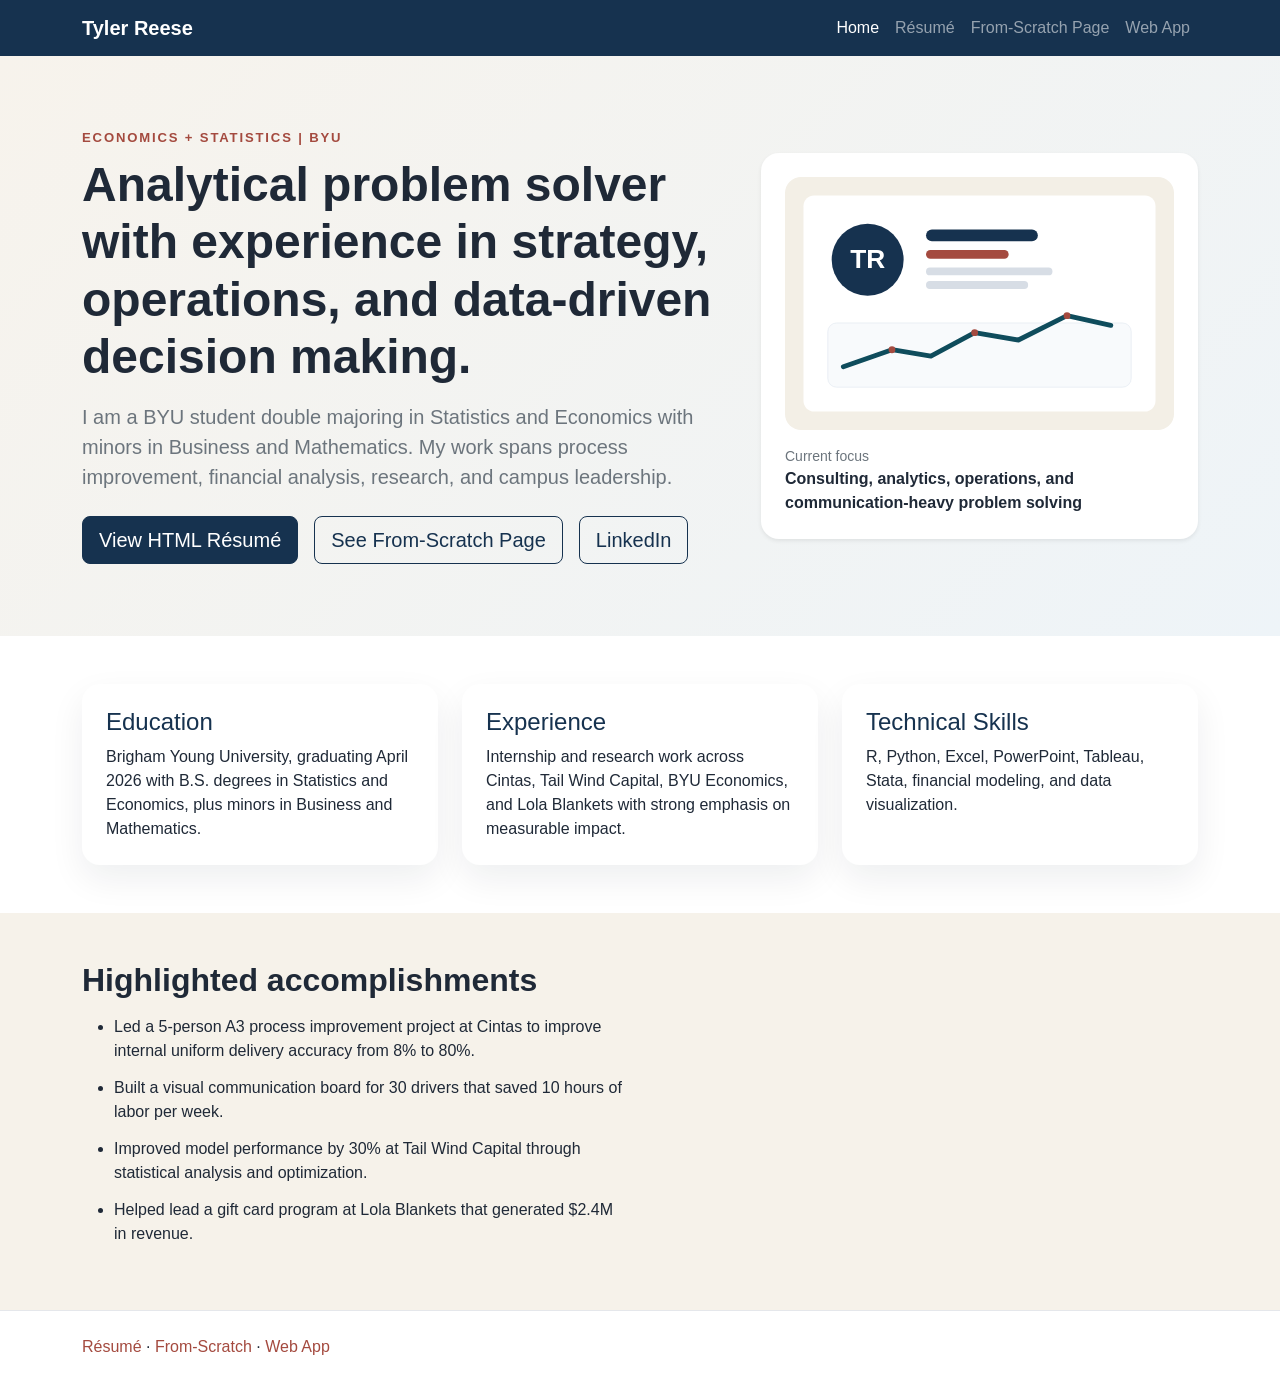
<file: index.html>
<!DOCTYPE html>
<html lang="en">
<head>
  <meta charset="UTF-8">
  <meta http-equiv="refresh" content="0; url=html/index.html">
  <meta name="viewport" content="width=device-width, initial-scale=1.0">
  <title>Redirecting...</title>
  <script>
    window.location.replace('html/index.html');
  </script>
</head>
<body>
  <p>Redirecting to <a href="html/index.html">the site</a>...</p>
</body>
</html>
</file>
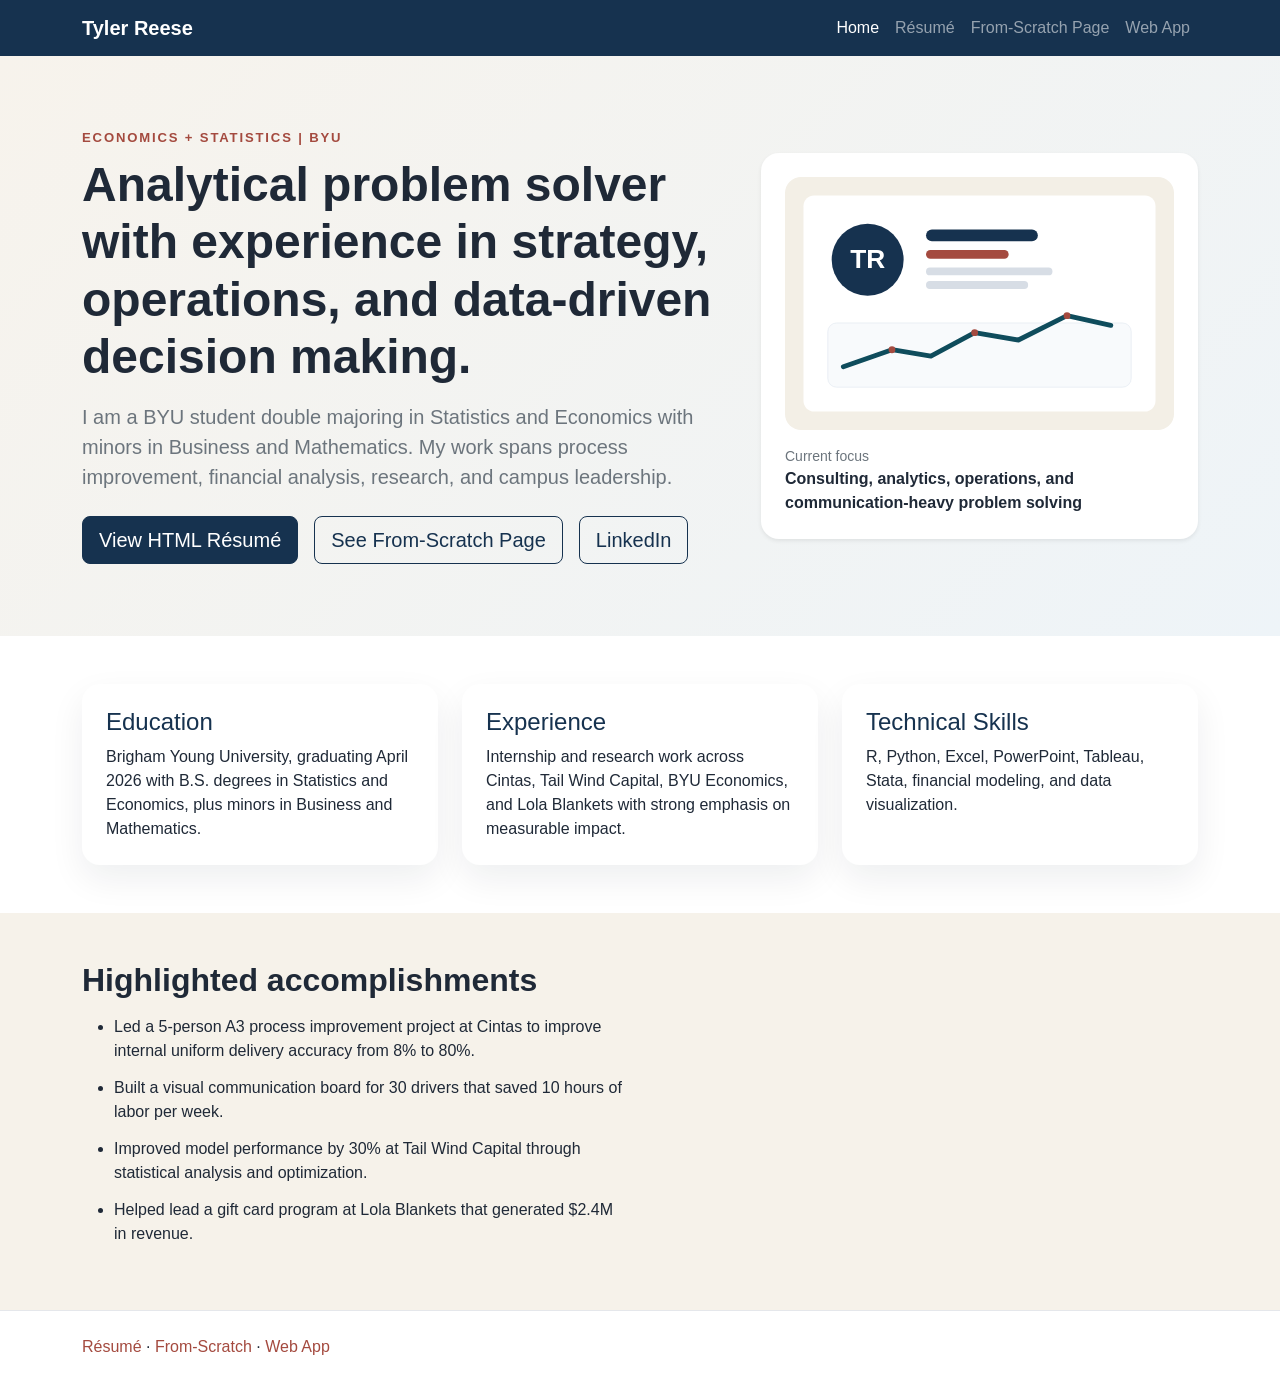
<file: html/index.html>
<!DOCTYPE html>
<html lang="en">
<head>
  <meta charset="UTF-8">
  <meta name="viewport" content="width=device-width, initial-scale=1.0">
  <title>Tyler Reese | Portfolio</title>
  <link rel="preconnect" href="https://cdn.jsdelivr.net">
  <link href="https://cdn.jsdelivr.net/npm/bootstrap@5.3.3/dist/css/bootstrap.min.css" rel="stylesheet">
  <link rel="stylesheet" href="../css/main.css">
</head>
<body>
  <nav class="navbar navbar-expand-lg navbar-dark site-nav sticky-top">
    <div class="container">
      <a class="navbar-brand fw-semibold" href="index.html">Tyler Reese</a>
      <button class="navbar-toggler" type="button" data-bs-toggle="collapse" data-bs-target="#navMenu">
        <span class="navbar-toggler-icon"></span>
      </button>
      <div class="collapse navbar-collapse" id="navMenu">
        <ul class="navbar-nav ms-auto">
          <li class="nav-item"><a class="nav-link active" href="index.html">Home</a></li>
          <li class="nav-item"><a class="nav-link" href="resume.html">Résumé</a></li>
          <li class="nav-item"><a class="nav-link" href="scratch.html">From-Scratch Page</a></li>
          <li class="nav-item"><a class="nav-link" href="app.html">Web App</a></li>
        </ul>
      </div>
    </div>
  </nav>

  <header class="hero-section py-5">
    <div class="container py-4">
      <div class="row align-items-center g-5">
        <div class="col-lg-7">
          <p class="eyebrow mb-2">Economics + Statistics | BYU</p>
          <h1 class="display-5 fw-bold mb-3">Analytical problem solver with experience in strategy, operations, and data-driven decision making.</h1>
          <p class="lead text-secondary mb-4">
            I am a BYU student double majoring in Statistics and Economics with minors in Business and Mathematics.
            My work spans process improvement, financial analysis, research, and campus leadership.
          </p>
          <div class="d-flex flex-wrap gap-3">
            <a class="btn btn-primary btn-lg" href="resume.html">View HTML Résumé</a>
            <a class="btn btn-outline-dark btn-lg" href="scratch.html">See From-Scratch Page</a>
            <a class="btn btn-outline-dark btn-lg" href="https://www.linkedin.com/in/wtylerreese" target="_blank" rel="noopener noreferrer">LinkedIn</a>
          </div>
        </div>
        <div class="col-lg-5">
          <div class="profile-card shadow-sm">
            <img src="../images/profile-card.svg" class="img-fluid rounded-4 mb-3" alt="Illustrated profile card for Tyler Reese">
            <div class="small text-secondary">Current focus</div>
            <div class="fw-semibold">Consulting, analytics, operations, and communication-heavy problem solving</div>
          </div>
        </div>
      </div>
    </div>
  </header>

  <main>
    <section class="py-5 bg-white">
      <div class="container">
        <div class="row g-4">
          <div class="col-md-4">
            <div class="info-card h-100">
              <h2 class="h4">Education</h2>
              <p class="mb-0">Brigham Young University, graduating April 2026 with B.S. degrees in Statistics and Economics, plus minors in Business and Mathematics.</p>
            </div>
          </div>
          <div class="col-md-4">
            <div class="info-card h-100">
              <h2 class="h4">Experience</h2>
              <p class="mb-0">Internship and research work across Cintas, Tail Wind Capital, BYU Economics, and Lola Blankets with strong emphasis on measurable impact.</p>
            </div>
          </div>
          <div class="col-md-4">
            <div class="info-card h-100">
              <h2 class="h4">Technical Skills</h2>
              <p class="mb-0">R, Python, Excel, PowerPoint, Tableau, Stata, financial modeling, and data visualization.</p>
            </div>
          </div>
        </div>
      </div>
    </section>

    <section class="py-5 section-tint">
      <div class="container">
        <div class="row g-4 align-items-start">
          <div class="col-lg-6">
            <h2 class="fw-bold mb-3">Highlighted accomplishments</h2>
            <ul class="feature-list">
              <li>Led a 5-person A3 process improvement project at Cintas to improve internal uniform delivery accuracy from 8% to 80%.</li>
              <li>Built a visual communication board for 30 drivers that saved 10 hours of labor per week.</li>
              <li>Improved model performance by 30% at Tail Wind Capital through statistical analysis and optimization.</li>
              <li>Helped lead a gift card program at Lola Blankets that generated $2.4M in revenue.</li>
            </ul>
          </div>
        </div>
      </div>
    </section>
  </main>

  <footer class="site-footer py-4">
    <div class="container d-flex flex-column flex-md-row justify-content-between gap-2">
      <div>
        <a href="resume.html">Résumé</a> ·
        <a href="scratch.html">From-Scratch</a> ·
        <a href="app.html">Web App</a>
      </div>
    </div>
  </footer>

  <script src="https://cdn.jsdelivr.net/npm/bootstrap@5.3.3/dist/js/bootstrap.bundle.min.js"></script>
</body>
</html>
</file>
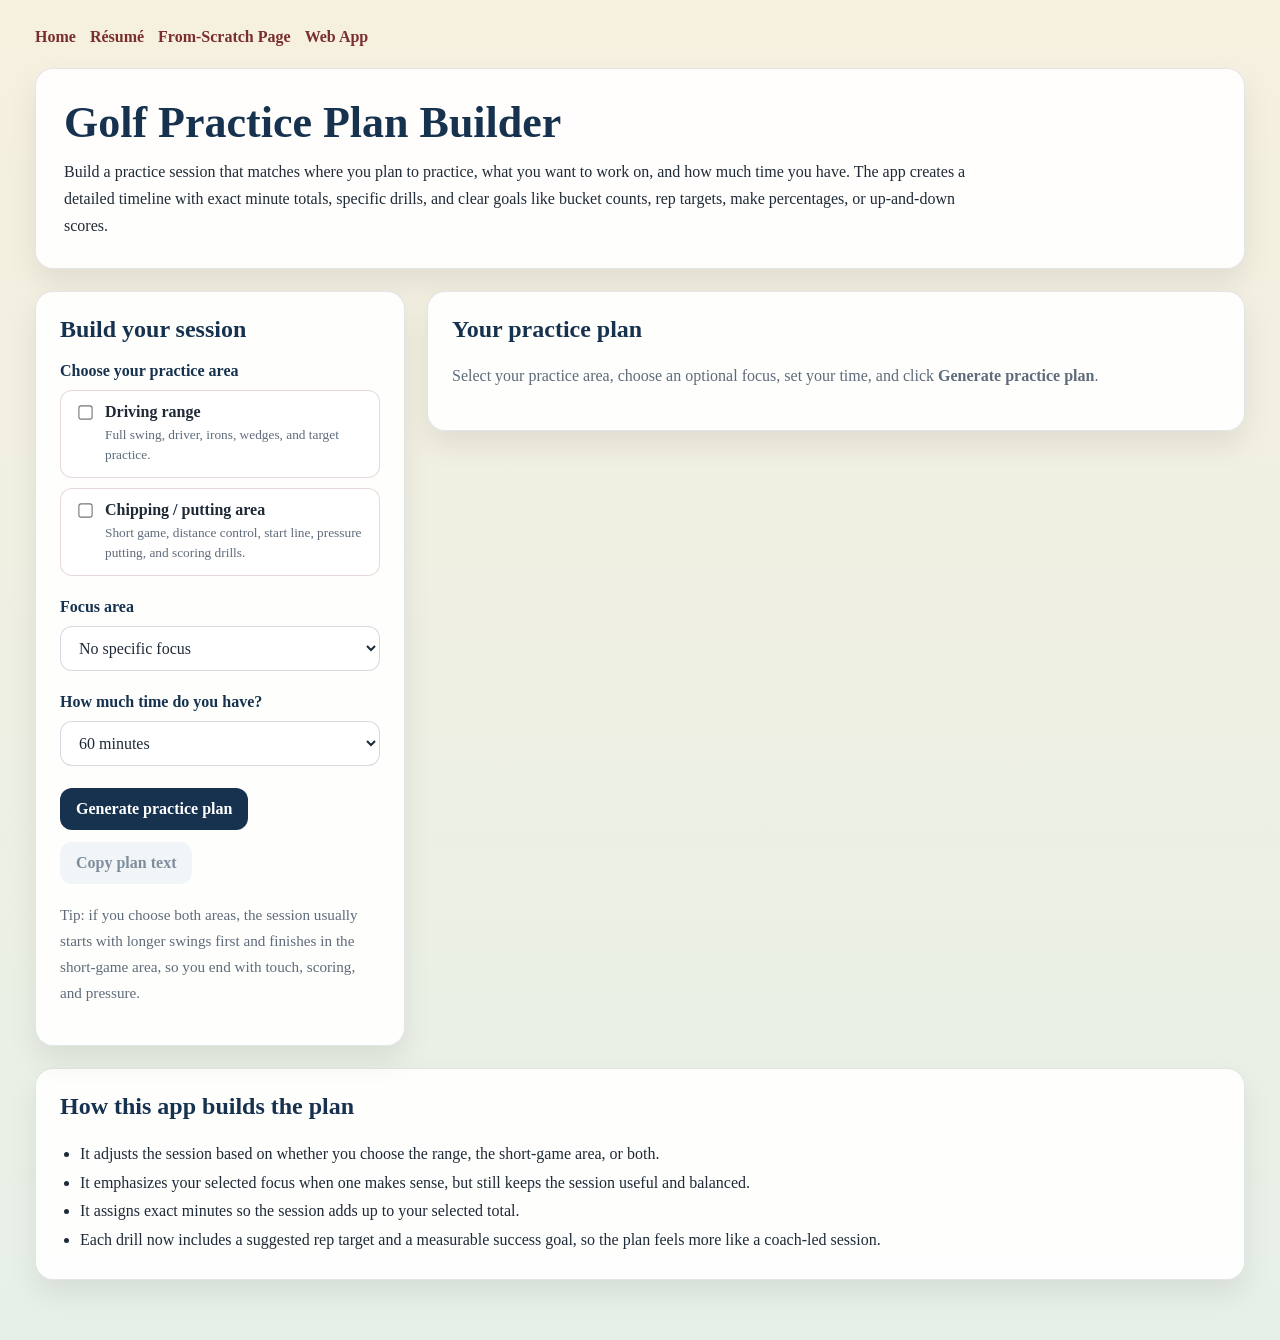
<file: html/app.html>
<!DOCTYPE html>
<html lang="en">
<head>
  <meta charset="UTF-8">
  <meta name="viewport" content="width=device-width, initial-scale=1.0">
  <title>Tyler Reese | Golf Practice Plan Builder</title>
  <style>
    :root {
      --navy: #16324f;
      --maroon: #7a2e2e;
      --cream: #f6f0df;
      --sage: #e7f0e8;
      --ink: #1f2a37;
      --muted: #5f6b7a;
      --card: rgba(255, 255, 255, 0.92);
      --border: rgba(22, 50, 79, 0.12);
      --shadow: 0 14px 30px rgba(0, 0, 0, 0.08);
      --gold: #8b6b1f;
    }

    * {
      box-sizing: border-box;
    }

    body {
      margin: 0;
      font-family: Georgia, "Times New Roman", serif;
      color: var(--ink);
      background: linear-gradient(180deg, var(--cream) 0%, var(--sage) 100%);
    }

    a {
      color: var(--maroon);
      text-decoration: none;
      font-weight: 700;
    }

    a:hover {
      text-decoration: underline;
    }

    .shell {
      max-width: 1250px;
      margin: 0 auto;
      padding: 28px 20px 60px;
    }

    .topbar {
      display: flex;
      flex-wrap: wrap;
      gap: 14px;
      margin-bottom: 22px;
    }

    .hero,
    .controls-card,
    .output-card,
    .tip-card {
      background: var(--card);
      border: 1px solid var(--border);
      border-radius: 18px;
      box-shadow: var(--shadow);
    }

    .hero {
      padding: 28px;
      margin-bottom: 22px;
    }

    .hero h1 {
      margin: 0 0 10px;
      color: var(--navy);
      font-size: clamp(2rem, 4vw, 2.75rem);
    }

    .hero p {
      margin: 0;
      line-height: 1.7;
      max-width: 920px;
    }

    .main-grid {
      display: grid;
      grid-template-columns: 370px minmax(0, 1fr);
      gap: 22px;
      align-items: start;
    }

    .controls-card,
    .output-card,
    .tip-card {
      padding: 24px;
    }

    .controls-card h2,
    .output-card h2,
    .tip-card h2 {
      margin-top: 0;
      color: var(--navy);
    }

    .field-block {
      margin-bottom: 22px;
    }

    .field-block label.field-label {
      display: block;
      font-weight: 700;
      margin-bottom: 10px;
      color: var(--navy);
    }

    .check-group {
      display: grid;
      gap: 10px;
    }

    .check-card {
      display: flex;
      align-items: flex-start;
      gap: 10px;
      padding: 12px 14px;
      border: 1px solid rgba(122, 46, 46, 0.18);
      border-radius: 12px;
      background: #fff;
    }

    .check-card input {
      margin-top: 3px;
      transform: scale(1.1);
    }

    .check-card small {
      display: block;
      color: var(--muted);
      margin-top: 4px;
      line-height: 1.5;
    }

    select,
    button {
      font: inherit;
    }

    select {
      width: 100%;
      padding: 12px 14px;
      border-radius: 12px;
      border: 1px solid rgba(22, 50, 79, 0.18);
      background: white;
      color: var(--ink);
    }

    .button-row {
      display: flex;
      flex-wrap: wrap;
      gap: 12px;
      margin-top: 8px;
    }

    button {
      border: none;
      border-radius: 12px;
      padding: 12px 16px;
      cursor: pointer;
      font-weight: 700;
    }

    .primary-btn {
      background: var(--navy);
      color: white;
    }

    .secondary-btn {
      background: #e9eef3;
      color: var(--navy);
    }

    .secondary-btn:disabled {
      opacity: 0.55;
      cursor: not-allowed;
    }

    .helper-text,
    .empty-text,
    .error-text {
      line-height: 1.7;
      color: var(--muted);
    }

    .error-text {
      color: #8b1e1e;
      font-weight: 700;
    }

    .summary-grid {
      display: grid;
      grid-template-columns: repeat(3, minmax(0, 1fr));
      gap: 14px;
      margin: 18px 0 20px;
    }

    .summary-box {
      padding: 14px;
      border-radius: 12px;
      background: #f8fafc;
      border: 1px solid rgba(22, 50, 79, 0.1);
    }

    .summary-box span {
      display: block;
      font-size: 0.88rem;
      color: var(--muted);
      margin-bottom: 4px;
    }

    .summary-box strong {
      color: var(--navy);
      font-size: 1.05rem;
    }

    .plan-list {
      display: grid;
      gap: 14px;
      margin-top: 14px;
    }

    .plan-item {
      border: 1px solid rgba(22, 50, 79, 0.12);
      border-radius: 14px;
      background: #fff;
      padding: 16px;
    }

    .plan-top {
      display: flex;
      flex-wrap: wrap;
      justify-content: space-between;
      gap: 8px 14px;
      margin-bottom: 8px;
    }

    .time-badge {
      color: var(--navy);
      font-weight: 700;
    }

    .area-badge {
      display: inline-block;
      padding: 5px 10px;
      border-radius: 999px;
      background: #eef3f8;
      color: var(--navy);
      font-size: 0.9rem;
      font-weight: 700;
    }

    .plan-item h3 {
      margin: 6px 0 8px;
      color: var(--maroon);
      font-size: 1.15rem;
    }

    .plan-item p {
      margin: 0 0 8px;
      line-height: 1.7;
    }

    .plan-meta {
      margin-top: 12px;
      padding: 12px 14px;
      border-radius: 12px;
      background: #faf8f2;
      border: 1px solid rgba(139, 107, 31, 0.16);
    }

    .plan-meta p {
      margin: 0 0 6px;
      line-height: 1.6;
    }

    .plan-meta p:last-child {
      margin-bottom: 0;
    }

    .plan-meta strong {
      color: var(--gold);
    }

    .tip-card {
      margin-top: 22px;
    }

    .tip-card ul {
      margin: 0;
      padding-left: 20px;
      line-height: 1.8;
    }

    .footer-note {
      margin-top: 18px;
      color: var(--muted);
      font-size: 0.95rem;
      line-height: 1.7;
    }

    @media (max-width: 980px) {
      .main-grid {
        grid-template-columns: 1fr;
      }

      .summary-grid {
        grid-template-columns: 1fr;
      }
    }

    @media (max-width: 640px) {
      .shell {
        padding: 20px 14px 40px;
      }

      .hero,
      .controls-card,
      .output-card,
      .tip-card {
        padding: 18px;
      }
    }
  </style>
</head>
<body>
  <div class="shell">
    <div class="topbar">
      <a href="index.html">Home</a>
      <a href="resume.html">Résumé</a>
      <a href="scratch.html">From-Scratch Page</a>
      <a href="app.html">Web App</a>
    </div>

    <section class="hero">
      <h1>Golf Practice Plan Builder</h1>
      <p>
        Build a practice session that matches where you plan to practice, what you want to work on, and how much time you have.
        The app creates a detailed timeline with exact minute totals, specific drills, and clear goals like bucket counts, rep targets,
        make percentages, or up-and-down scores.
      </p>
    </section>

    <div class="main-grid">
      <section class="controls-card">
        <h2>Build your session</h2>

        <div class="field-block">
          <label class="field-label">Choose your practice area</label>
          <div class="check-group">
            <label class="check-card">
              <input type="checkbox" id="rangeArea">
              <span>
                <strong>Driving range</strong>
                <small>Full swing, driver, irons, wedges, and target practice.</small>
              </span>
            </label>

            <label class="check-card">
              <input type="checkbox" id="shortGameArea">
              <span>
                <strong>Chipping / putting area</strong>
                <small>Short game, distance control, start line, pressure putting, and scoring drills.</small>
              </span>
            </label>
          </div>
        </div>

        <div class="field-block">
          <label class="field-label" for="focusSelect">Focus area</label>
          <select id="focusSelect"></select>
        </div>

        <div class="field-block">
          <label class="field-label" for="timeSelect">How much time do you have?</label>
          <select id="timeSelect">
            <option value="15">15 minutes</option>
            <option value="30">30 minutes</option>
            <option value="45">45 minutes</option>
            <option value="60" selected>60 minutes</option>
            <option value="75">75 minutes</option>
            <option value="90">90 minutes</option>
            <option value="105">105 minutes</option>
            <option value="120">120 minutes</option>
          </select>
        </div>

        <div class="button-row">
          <button class="primary-btn" id="generateBtn">Generate practice plan</button>
          <button class="secondary-btn" id="copyBtn" disabled>Copy plan text</button>
        </div>

        <p class="footer-note">
          Tip: if you choose both areas, the session usually starts with longer swings first and finishes in the short-game area,
          so you end with touch, scoring, and pressure.
        </p>
      </section>

      <section class="output-card">
        <h2>Your practice plan</h2>
        <div id="planOutput">
          <p class="empty-text">
            Select your practice area, choose an optional focus, set your time, and click
            <strong>Generate practice plan</strong>.
          </p>
        </div>
      </section>
    </div>

    <section class="tip-card">
      <h2>How this app builds the plan</h2>
      <ul>
        <li>It adjusts the session based on whether you choose the range, the short-game area, or both.</li>
        <li>It emphasizes your selected focus when one makes sense, but still keeps the session useful and balanced.</li>
        <li>It assigns exact minutes so the session adds up to your selected total.</li>
        <li>Each drill now includes a suggested rep target and a measurable success goal, so the plan feels more like a coach-led session.</li>
      </ul>
    </section>
  </div>

  <script>
    const rangeCheckbox = document.getElementById("rangeArea");
    const shortGameCheckbox = document.getElementById("shortGameArea");
    const focusSelect = document.getElementById("focusSelect");
    const timeSelect = document.getElementById("timeSelect");
    const generateBtn = document.getElementById("generateBtn");
    const copyBtn = document.getElementById("copyBtn");
    const planOutput = document.getElementById("planOutput");

    let latestPlainTextPlan = "";

    const focusOptionsByMode = {
      none: [
        { value: "none", label: "No specific focus" }
      ],
      range: [
        { value: "none", label: "No specific focus" },
        { value: "contact", label: "Ball striking / contact" },
        { value: "driver", label: "Driver accuracy" },
        { value: "wedge", label: "Wedge distance control" },
        { value: "approach", label: "Approach accuracy" },
        { value: "pressure", label: "Scoring / pressure practice" }
      ],
      short: [
        { value: "none", label: "No specific focus" },
        { value: "chipping", label: "Chipping touch" },
        { value: "puttingSpeed", label: "Putting speed control" },
        { value: "puttingLine", label: "Putting start line" },
        { value: "pressure", label: "Scoring / pressure practice" }
      ],
      both: [
        { value: "none", label: "No specific focus" },
        { value: "contact", label: "Ball striking / contact" },
        { value: "driver", label: "Driver accuracy" },
        { value: "wedge", label: "Wedge distance control" },
        { value: "approach", label: "Approach accuracy" },
        { value: "chipping", label: "Chipping touch" },
        { value: "puttingSpeed", label: "Putting speed control" },
        { value: "puttingLine", label: "Putting start line" },
        { value: "pressure", label: "Scoring / pressure practice" }
      ]
    };

    const rangeDrills = {
      none: [
        {
          title: "Dynamic warm-up and half-swing wedges",
          description: "Loosen up first, then hit smooth half-swings with a wedge. Focus on centered contact and a balanced finish.",
          goalType: "rangeWarmup"
        },
        {
          title: "Mid-iron start-line drill",
          description: "Pick a narrow target and hit controlled 7-iron or 8-iron shots. Judge success by start line first, then distance.",
          goalType: "ironStartLine"
        },
        {
          title: "Wedge distance ladder",
          description: "Rotate through 40, 60, and 80-yard shots. Try to land each ball inside a clear distance window.",
          goalType: "wedgeLadder"
        },
        {
          title: "Driver fairway finder challenge",
          description: "Choose an imaginary fairway and hit drivers with a specific shape or start line. Track how many would finish in play.",
          goalType: "driverFairway"
        },
        {
          title: "Random target practice",
          description: "Change club and target every shot to make the session feel more like the course instead of block practice.",
          goalType: "randomRange"
        },
        {
          title: "Pressure finish",
          description: "End with a scoring test. Give yourself a point only for solid contact and a committed start line.",
          goalType: "pressureRange"
        }
      ],
      contact: [
        {
          title: "Impact pattern warm-up",
          description: "Start with half-swings and easy wedges. Focus on low-point control and centered face contact before adding speed.",
          goalType: "rangeWarmup"
        },
        {
          title: "Center-contact ladder with short irons",
          description: "Hit short irons with the goal of striking the middle of the face repeatedly. Reset after any clear mishit.",
          goalType: "contactQuality"
        },
        {
          title: "Alignment stick start-line drill",
          description: "Use a very specific start line and keep the same tempo. Solid contact matters more than distance on this block.",
          goalType: "ironStartLine"
        },
        {
          title: "Three-ball quality sets",
          description: "Hit three balls at a time and grade each set for strike quality. Step away between sets to avoid rushing.",
          goalType: "contactSets"
        },
        {
          title: "Randomized contact check",
          description: "Change clubs every shot while keeping the same contact goal. This tests whether the better strike pattern holds up.",
          goalType: "randomContact"
        }
      ],
      driver: [
        {
          title: "Progressive warm-up into fairway woods",
          description: "Warm up with wedges and mid-irons, then transition to longer clubs without losing balance or tempo.",
          goalType: "rangeWarmup"
        },
        {
          title: "Driver start-line drill",
          description: "Pick a fairway width and focus on starting the ball on the correct side of the target line.",
          goalType: "driverStartLine"
        },
        {
          title: "Fairway finder challenge",
          description: "Hit a series of drivers and count only shots that would stay in play. Commit to the same pre-shot routine each time.",
          goalType: "driverFairway"
        },
        {
          title: "Pressure tee-shot simulation",
          description: "Alternate between conservative and aggressive targets the way you would on the course.",
          goalType: "driverPressure"
        },
        {
          title: "Finish with 10 scored drives",
          description: "Hit 10 final tee shots and record how many would have advanced the hole successfully.",
          goalType: "driverFinish"
        }
      ],
      wedge: [
        {
          title: "Wedge contact warm-up",
          description: "Start with short wedge swings to sharpen strike quality and distance awareness.",
          goalType: "rangeWarmup"
        },
        {
          title: "Distance ladder: 30 to 90 yards",
          description: "Work through multiple wedge yardages and land each ball as close as possible to the intended carry number.",
          goalType: "wedgeLadder"
        },
        {
          title: "Flighted wedge window drill",
          description: "Hit the same yardage with slightly different trajectories so you learn to control flight as well as distance.",
          goalType: "wedgeFlight"
        },
        {
          title: "One-ball wedge routine",
          description: "Go through full routine for each wedge shot instead of rapid-fire hitting. Make the reps more realistic.",
          goalType: "wedgeRoutine"
        },
        {
          title: "Pressure distance test",
          description: "Pick one number and try to hit several shots in a row inside the same distance window.",
          goalType: "wedgePressure"
        }
      ],
      approach: [
        {
          title: "Warm-up into stock iron swings",
          description: "Build up from wedges to stock mid-iron shots while maintaining rhythm and clean contact.",
          goalType: "rangeWarmup"
        },
        {
          title: "Approach target block practice",
          description: "Pick one green-sized target and focus on carry distance plus start line with your scoring irons.",
          goalType: "approachStock"
        },
        {
          title: "Club-change approach drill",
          description: "Change targets and clubs often so you practice adapting rather than repeating the same shot mindlessly.",
          goalType: "approachRandom"
        },
        {
          title: "Front-middle-back simulation",
          description: "Imagine different pin positions and choose the safest target for each one.",
          goalType: "approachPins"
        },
        {
          title: "Pressure approach finish",
          description: "End by hitting a short series of must-execute approach shots with full routine and commitment.",
          goalType: "approachPressure"
        }
      ],
      pressure: [
        {
          title: "Purposeful warm-up",
          description: "Use a controlled warm-up so the rest of the session feels like a test rather than a casual range session.",
          goalType: "rangeWarmup"
        },
        {
          title: "One-ball target challenge",
          description: "Change target every shot and treat each rep like it counts. No quick retries.",
          goalType: "randomRange"
        },
        {
          title: "Fairway then green sequence",
          description: "Simulate a tee shot followed by an approach shot. Repeat the pattern and score how many holes you 'win.'",
          goalType: "holeSimulation"
        },
        {
          title: "Consequence practice",
          description: "Create a simple consequence for misses, such as restarting a streak or needing two makes in a row.",
          goalType: "pressureRange"
        },
        {
          title: "Pressure finish test",
          description: "End with a short scoring game and write down the result so you can try to beat it next time.",
          goalType: "pressureRange"
        }
      ]
    };

    const shortGameDrills = {
      none: [
        {
          title: "Chip-and-putt warm-up",
          description: "Start with easy chips and straight putts to get your touch calibrated before moving into tougher tasks.",
          goalType: "shortWarmup"
        },
        {
          title: "Landing spot chipping drill",
          description: "Choose a landing spot and judge every rep by whether the ball starts on that spot and releases as expected.",
          goalType: "landingSpot"
        },
        {
          title: "Lag putting ladder",
          description: "Putt from increasing distances with the goal of finishing every ball inside a tight three-foot circle.",
          goalType: "lagPutting"
        },
        {
          title: "Start-line gate drill",
          description: "Set a narrow gate for short putts and focus on face control and rolling the ball through the gate cleanly.",
          goalType: "puttingGate"
        },
        {
          title: "Up-and-down challenge",
          description: "Chip to one hole and finish every putt. Track how many times you get down in two strokes or fewer.",
          goalType: "upAndDown"
        },
        {
          title: "Pressure putting finish",
          description: "End with a short series of must-make putts so you leave the green under a little pressure.",
          goalType: "pressurePutting"
        }
      ],
      chipping: [
        {
          title: "Short-game warm-up",
          description: "Start with simple chips from an easy lie and focus on crisp contact and predictable rollout.",
          goalType: "shortWarmup"
        },
        {
          title: "Landing spot control block",
          description: "Use the same landing area repeatedly until you can control first bounce and rollout more consistently.",
          goalType: "landingSpot"
        },
        {
          title: "Trajectory and rollout variations",
          description: "Hit lower and slightly higher chips to learn how the same area can be played with different trajectories.",
          goalType: "chipTrajectory"
        },
        {
          title: "Around-the-green random practice",
          description: "Move to different lies and targets so you practice adapting your setup and club choice.",
          goalType: "aroundGreen"
        },
        {
          title: "Up-and-down pressure game",
          description: "Score each rep as if you were finishing a hole and try to beat a target number.",
          goalType: "upAndDown"
        }
      ],
      puttingSpeed: [
        {
          title: "Speed calibration warm-up",
          description: "Roll a few putts across the practice green only thinking about pace, not mechanics.",
          goalType: "puttWarmup"
        },
        {
          title: "Ladder putting from multiple distances",
          description: "Putt to progressively longer distances and try to stop every ball inside a narrow stopping zone.",
          goalType: "lagPutting"
        },
        {
          title: "Long-putt three-foot circle drill",
          description: "From farther distances, judge success by whether the ball finishes inside a three-foot makeable range.",
          goalType: "longPace"
        },
        {
          title: "Uphill and downhill pace control",
          description: "Practice different slopes so your speed control improves in more than one situation.",
          goalType: "slopeSpeed"
        },
        {
          title: "Pressure lag putting finish",
          description: "End with a small challenge where every ball must finish inside the target zone before you stop.",
          goalType: "lagPressure"
        }
      ],
      puttingLine: [
        {
          title: "Short-putt start-line warm-up",
          description: "Begin with short straight putts and focus on rolling the ball on your intended line.",
          goalType: "puttWarmup"
        },
        {
          title: "Gate drill",
          description: "Use a narrow gate just in front of the ball or putter face. Success is rolling the ball cleanly through the gate.",
          goalType: "puttingGate"
        },
        {
          title: "Three to six-foot make drill",
          description: "Work in the scoring range where start line matters the most and track your make percentage.",
          goalType: "makeRate"
        },
        {
          title: "Around-the-world putting",
          description: "Putt from multiple angles around one hole to test whether your start line holds up under different looks.",
          goalType: "aroundWorld"
        },
        {
          title: "Pressure finish streak",
          description: "Require a streak of made putts before you finish to add consequence and focus.",
          goalType: "streakPutting"
        }
      ],
      pressure: [
        {
          title: "Focused warm-up",
          description: "Get comfortable on the green first, then shift quickly into drills where every rep has a consequence.",
          goalType: "shortWarmup"
        },
        {
          title: "Up-and-down scoring game",
          description: "Chip and putt as if you are saving par. Keep score and create a target result.",
          goalType: "upAndDown"
        },
        {
          title: "Par-18 challenge",
          description: "Play several short-game stations and score each one as a hole. Try to beat your best total.",
          goalType: "par18"
        },
        {
          title: "Must-make putting block",
          description: "Finish short putts under pressure and restart the sequence if you miss.",
          goalType: "streakPutting"
        },
        {
          title: "Competitive finish",
          description: "End with one final challenge that gives the session a clear success or failure result.",
          goalType: "pressurePutting"
        }
      ]
    };

    function getSelectedAreas() {
      const areas = [];
      if (rangeCheckbox.checked) areas.push("range");
      if (shortGameCheckbox.checked) areas.push("short");
      return areas;
    }

    function getMode() {
      const areas = getSelectedAreas();
      if (areas.length === 0) return "none";
      if (areas.length === 2) return "both";
      return areas[0] === "range" ? "range" : "short";
    }

    function updateFocusOptions() {
      const currentValue = focusSelect.value;
      const mode = getMode();
      const options = focusOptionsByMode[mode];

      focusSelect.innerHTML = "";
      options.forEach(option => {
        const newOption = document.createElement("option");
        newOption.value = option.value;
        newOption.textContent = option.label;
        focusSelect.appendChild(newOption);
      });

      const stillExists = options.some(option => option.value === currentValue);
      focusSelect.value = stillExists ? currentValue : "none";
    }

    function roundToNearestFive(number) {
      return Math.round(number / 5) * 5;
    }

    function calculateAreaMinutes(totalMinutes, focus, areas) {
      if (areas.length === 1) {
        return {
          range: areas[0] === "range" ? totalMinutes : 0,
          short: areas[0] === "short" ? totalMinutes : 0
        };
      }

      let rangeWeight = 0.5;

      if (focus === "contact" || focus === "driver" || focus === "approach") {
        rangeWeight = 0.65;
      } else if (focus === "wedge") {
        rangeWeight = 0.6;
      } else if (focus === "chipping" || focus === "puttingSpeed" || focus === "puttingLine") {
        rangeWeight = 0.35;
      } else if (focus === "pressure") {
        rangeWeight = 0.5;
      }

      let rangeMinutes = roundToNearestFive(totalMinutes * rangeWeight);
      let shortMinutes = totalMinutes - rangeMinutes;

      if (totalMinutes >= 30) {
        if (rangeMinutes < 15) {
          rangeMinutes = 15;
          shortMinutes = totalMinutes - rangeMinutes;
        }
        if (shortMinutes < 15) {
          shortMinutes = 15;
          rangeMinutes = totalMinutes - shortMinutes;
        }
      }

      return { range: rangeMinutes, short: shortMinutes };
    }

    function splitMinutes(totalMinutes) {
      const pieces = [];
      let remaining = totalMinutes;

      while (remaining > 0) {
        if (remaining <= 20) {
          pieces.push(remaining);
          remaining = 0;
        } else {
          pieces.push(15);
          remaining -= 15;
        }
      }

      return pieces;
    }

    function getFocusKeyForArea(area, focus) {
      if (area === "range") {
        if (["contact", "driver", "wedge", "approach", "pressure"].includes(focus)) {
          return focus;
        }
        return "none";
      }

      if (area === "short") {
        if (["chipping", "puttingSpeed", "puttingLine", "pressure"].includes(focus)) {
          return focus;
        }
        if (focus === "wedge") {
          return "chipping";
        }
        return "none";
      }

      return "none";
    }

    function getDrillSet(area, focus) {
      const key = getFocusKeyForArea(area, focus);
      return area === "range" ? rangeDrills[key] : shortGameDrills[key];
    }

    function getPrescription(goalType, duration) {
      const longBlock = duration >= 20;

      const map = {
        rangeWarmup: {
          reps: longBlock ? "Hit about 24-30 balls, mostly wedges and short irons." : "Hit about 16-22 balls, mostly wedges and short irons.",
          goal: "Finish the block feeling balanced and loose, with at least 70% of shots struck solidly."
        },
        ironStartLine: {
          reps: longBlock ? "Hit 18-24 iron shots to one narrow target." : "Hit 12-18 iron shots to one narrow target.",
          goal: "At least 60% should start on your intended line or within a small window around it."
        },
        wedgeLadder: {
          reps: longBlock ? "Hit 24 balls: 8 each to three distances." : "Hit 18 balls: 6 each to three distances.",
          goal: "Get at least 2/3 of the balls to finish inside your chosen distance window."
        },
        driverFairway: {
          reps: longBlock ? "Hit 12-16 drivers to an imaginary fairway." : "Hit 8-12 drivers to an imaginary fairway.",
          goal: "At least 60% should be playable tee shots that would stay in the fairway or first cut."
        },
        randomRange: {
          reps: longBlock ? "Play 10-12 one-ball reps, changing club and target each time." : "Play 7-9 one-ball reps, changing club and target each time.",
          goal: "Stick to full routine on every rep and produce at least half of the shots with your intended start line and contact."
        },
        pressureRange: {
          reps: longBlock ? "Run 10-12 pressure reps with a consequence for each miss." : "Run 6-8 pressure reps with a consequence for each miss.",
          goal: "Complete the challenge standard you set before moving on or finishing."
        },
        contactQuality: {
          reps: longBlock ? "Hit 24-30 short-iron shots in small sets." : "Hit 15-20 short-iron shots in small sets.",
          goal: "Grade each shot for strike quality and aim for at least 70% solid contact."
        },
        contactSets: {
          reps: longBlock ? "Complete 8 sets of 3 balls." : "Complete 5-6 sets of 3 balls.",
          goal: "Win at least half of the sets by producing 2 or more clearly solid strikes in each set."
        },
        randomContact: {
          reps: longBlock ? "Hit 12-15 shots while changing club every rep." : "Hit 8-10 shots while changing club every rep.",
          goal: "Keep the same strike quality standard and produce solid contact on at least 60% of reps."
        },
        driverStartLine: {
          reps: longBlock ? "Hit 12-16 drivers with a very specific start-line gate." : "Hit 8-12 drivers with a very specific start-line gate.",
          goal: "At least 60% should start inside your chosen start-line window."
        },
        driverPressure: {
          reps: longBlock ? "Simulate 8-10 tee shots with full routine." : "Simulate 5-7 tee shots with full routine.",
          goal: "Score at least half of the reps as playable tee balls under your rules."
        },
        driverFinish: {
          reps: "Hit exactly 10 final drivers and score each one.",
          goal: "Try to finish with 7 or more playable drives."
        },
        wedgeFlight: {
          reps: longBlock ? "Hit 18-24 wedges, alternating lower and standard flights." : "Hit 12-18 wedges, alternating lower and standard flights.",
          goal: "At least half the reps should hit the intended trajectory window and distance window together."
        },
        wedgeRoutine: {
          reps: longBlock ? "Play 10-12 one-ball wedge reps with full routine." : "Play 6-8 one-ball wedge reps with full routine.",
          goal: "Land at least 60% inside your target yardage window."
        },
        wedgePressure: {
          reps: longBlock ? "Hit 12-15 wedges to one scoring number." : "Hit 8-10 wedges to one scoring number.",
          goal: "Complete a streak of 3 solid shots in the correct distance window before moving on."
        },
        approachStock: {
          reps: longBlock ? "Hit 18-24 scoring-iron approach shots." : "Hit 12-16 scoring-iron approach shots.",
          goal: "At least 60% should finish inside your imagined green or target zone."
        },
        approachRandom: {
          reps: longBlock ? "Play 10-12 one-ball approach reps while changing clubs." : "Play 6-8 one-ball approach reps while changing clubs.",
          goal: "Make a clear target decision each time and produce at least half the shots with the intended window."
        },
        approachPins: {
          reps: longBlock ? "Hit 15-18 approach shots to front, middle, and back targets." : "Hit 9-12 approach shots to front, middle, and back targets.",
          goal: "Make the correct target choice first, then try to hit at least 50% into the correct section."
        },
        approachPressure: {
          reps: longBlock ? "Simulate 8-10 must-execute approach shots." : "Simulate 5-7 must-execute approach shots.",
          goal: "Score at least half as successful approaches by your own green-hitting standard."
        },
        holeSimulation: {
          reps: longBlock ? "Play 5-6 simulated holes: tee shot plus approach." : "Play 3-4 simulated holes: tee shot plus approach.",
          goal: "Win at least half the holes by producing two solid decisions and two playable shots."
        },
        shortWarmup: {
          reps: longBlock ? "Hit 12-16 easy chips and roll 12-16 short putts." : "Hit 8-10 easy chips and roll 8-10 short putts.",
          goal: "Get comfortable with contact and speed before moving into score-based practice."
        },
        landingSpot: {
          reps: longBlock ? "Hit 20-24 chips to one landing zone." : "Hit 12-18 chips to one landing zone.",
          goal: "At least 60% should land on or very near your intended spot."
        },
        lagPutting: {
          reps: longBlock ? "Roll 18-24 lag putts from multiple distances." : "Roll 12-16 lag putts from multiple distances.",
          goal: "Finish at least 70% inside a 3-foot circle."
        },
        puttingGate: {
          reps: longBlock ? "Hit 20-30 short putts through the gate." : "Hit 14-20 short putts through the gate.",
          goal: "Roll at least 80% cleanly through the gate."
        },
        upAndDown: {
          reps: longBlock ? "Play 8-10 up-and-down attempts." : "Play 5-7 up-and-down attempts.",
          goal: "Convert at least half of the attempts in two strokes or fewer."
        },
        pressurePutting: {
          reps: longBlock ? "Hit 12-16 must-make short putts." : "Hit 8-12 must-make short putts.",
          goal: "Complete your required streak before ending the block."
        },
        chipTrajectory: {
          reps: longBlock ? "Hit 18-24 chips using at least two trajectories." : "Hit 12-16 chips using at least two trajectories.",
          goal: "Produce the intended trajectory and rollout pattern on at least half the reps."
        },
        aroundGreen: {
          reps: longBlock ? "Play 8-10 random chips from different lies." : "Play 5-7 random chips from different lies.",
          goal: "Get at least 60% inside a makeable putting range."
        },
        puttWarmup: {
          reps: longBlock ? "Roll 18-24 easy putts to settle in." : "Roll 12-16 easy putts to settle in.",
          goal: "Focus on clean roll and pace, not score, until touch feels consistent."
        },
        longPace: {
          reps: longBlock ? "Roll 14-18 long putts from varied distances." : "Roll 10-12 long putts from varied distances.",
          goal: "Leave at least 70% inside your 3-foot circle."
        },
        slopeSpeed: {
          reps: longBlock ? "Roll 16-20 putts on uphill and downhill lines." : "Roll 10-14 putts on uphill and downhill lines.",
          goal: "Match pace to slope and leave most putts in a comfortable tap-in range."
        },
        lagPressure: {
          reps: longBlock ? "Run 10-12 lag putts in a pressure game." : "Run 6-8 lag putts in a pressure game.",
          goal: "Complete the block only after finishing a streak of putts inside the target zone."
        },
        makeRate: {
          reps: longBlock ? "Hit 20-24 putts from 3 to 6 feet." : "Hit 12-18 putts from 3 to 6 feet.",
          goal: "Make at least 70% of the putts."
        },
        aroundWorld: {
          reps: longBlock ? "Play 10-12 putts from different angles around one hole." : "Play 6-8 putts from different angles around one hole.",
          goal: "Complete the circle with a strong make percentage or repeat missed stations."
        },
        streakPutting: {
          reps: longBlock ? "Attempt 12-16 short putts with a streak requirement." : "Attempt 8-12 short putts with a streak requirement.",
          goal: "Finish the streak goal you set, such as 5 or 6 in a row."
        },
        par18: {
          reps: longBlock ? "Play 9 short-game holes in a Par-18 format." : "Play 6 short-game holes in a Par-18 format.",
          goal: "Try to beat par or your previous best score."
        }
      };

      return map[goalType] || {
        reps: "Complete the drill with deliberate reps and full focus.",
        goal: "Use a simple measurable standard and try to beat it next session."
      };
    }

    function buildAreaPlan(area, minutes, focus) {
      if (minutes <= 0) return [];

      const durations = splitMinutes(minutes);
      const drills = getDrillSet(area, focus);

      return durations.map((duration, index) => {
        const drill = drills[index % drills.length];
        const prescription = getPrescription(drill.goalType, duration);

        return {
          area,
          duration,
          title: drill.title,
          description: drill.description,
          repTarget: prescription.reps,
          successGoal: prescription.goal
        };
      });
    }

    function formatAreaName(area) {
      return area === "range" ? "Driving Range" : "Chipping / Putting Area";
    }

    function formatFocusName(value) {
      const currentOptions = [...focusSelect.options];
      const match = currentOptions.find(option => option.value === value);
      return match ? match.textContent : "No specific focus";
    }

    function formatTimeRange(startMinute, endMinute) {
      return `${startMinute}-${endMinute} min`;
    }

    function buildPlan(totalMinutes, focus, areas) {
      const areaMinutes = calculateAreaMinutes(totalMinutes, focus, areas);

      let timeline = [];
      const rangeItems = buildAreaPlan("range", areaMinutes.range, focus);
      const shortItems = buildAreaPlan("short", areaMinutes.short, focus);

      if (areas.length === 2) {
        timeline = [...rangeItems, ...shortItems];
      } else if (areas[0] === "range") {
        timeline = rangeItems;
      } else {
        timeline = shortItems;
      }

      return {
        totalMinutes,
        focusLabel: formatFocusName(focus),
        areaMinutes,
        items: timeline
      };
    }

    function renderPlan(plan) {
      let runningMinute = 0;
      let itemMarkup = "";
      let plainText = "";

      plan.items.forEach((item, index) => {
        const startMinute = runningMinute;
        const endMinute = runningMinute + item.duration;
        runningMinute = endMinute;

        itemMarkup += `
          <article class="plan-item">
            <div class="plan-top">
              <div class="time-badge">${formatTimeRange(startMinute, endMinute)} · ${item.duration} min</div>
              <div class="area-badge">${formatAreaName(item.area)}</div>
            </div>
            <h3>${index + 1}. ${item.title}</h3>
            <p>${item.description}</p>
            <div class="plan-meta">
              <p><strong>Suggested rep target:</strong> ${item.repTarget}</p>
              <p><strong>Success goal:</strong> ${item.successGoal}</p>
            </div>
          </article>
        `;

        plainText += `${index + 1}. ${formatTimeRange(startMinute, endMinute)} | ${formatAreaName(item.area)} | ${item.title}\n`;
        plainText += `${item.description}\n`;
        plainText += `Suggested rep target: ${item.repTarget}\n`;
        plainText += `Success goal: ${item.successGoal}\n\n`;
      });

      const areasUsed = [];
      if (plan.areaMinutes.range > 0) areasUsed.push("Driving Range");
      if (plan.areaMinutes.short > 0) areasUsed.push("Chipping / Putting Area");

      latestPlainTextPlan =
`Golf Practice Plan
Areas: ${areasUsed.join(" + ")}
Focus: ${plan.focusLabel}
Total Time: ${plan.totalMinutes} minutes
Driving Range Time: ${plan.areaMinutes.range} minutes
Chipping / Putting Time: ${plan.areaMinutes.short} minutes

${plainText}`.trim();

      planOutput.innerHTML = `
        <p class="helper-text">
          Here is a session built around your choices. The blocks below add up exactly to
          <strong>${plan.totalMinutes} minutes</strong>.
        </p>

        <div class="summary-grid">
          <div class="summary-box">
            <span>Practice areas</span>
            <strong>${areasUsed.join(" + ")}</strong>
          </div>
          <div class="summary-box">
            <span>Focus</span>
            <strong>${plan.focusLabel}</strong>
          </div>
          <div class="summary-box">
            <span>Total time</span>
            <strong>${plan.totalMinutes} minutes</strong>
          </div>
        </div>

        <div class="summary-grid">
          <div class="summary-box">
            <span>Driving range</span>
            <strong>${plan.areaMinutes.range} minutes</strong>
          </div>
          <div class="summary-box">
            <span>Chipping / putting area</span>
            <strong>${plan.areaMinutes.short} minutes</strong>
          </div>
          <div class="summary-box">
            <span>Plan style</span>
            <strong>${plan.items.length} drill block${plan.items.length === 1 ? "" : "s"}</strong>
          </div>
        </div>

        <div class="plan-list">
          ${itemMarkup}
        </div>

        <p class="footer-note">
          Regenerate the plan if you want a different emphasis. Because each block has a rep target and a success goal,
          you can also reuse the app to track whether your practice sessions are actually getting better.
        </p>
      `;

      copyBtn.disabled = false;
    }

    function handleGenerate() {
      const areas = getSelectedAreas();
      const focus = focusSelect.value;
      const totalMinutes = Number(timeSelect.value);

      if (areas.length === 0) {
        planOutput.innerHTML = `
          <p class="error-text">Choose at least one practice area before generating a plan.</p>
        `;
        copyBtn.disabled = true;
        latestPlainTextPlan = "";
        return;
      }

      const plan = buildPlan(totalMinutes, focus, areas);
      renderPlan(plan);
    }

    async function handleCopy() {
      if (!latestPlainTextPlan) return;

      try {
        await navigator.clipboard.writeText(latestPlainTextPlan);
        copyBtn.textContent = "Copied";
        setTimeout(() => {
          copyBtn.textContent = "Copy plan text";
        }, 1400);
      } catch (error) {
        copyBtn.textContent = "Copy failed";
        setTimeout(() => {
          copyBtn.textContent = "Copy plan text";
        }, 1400);
      }
    }

    rangeCheckbox.addEventListener("change", updateFocusOptions);
    shortGameCheckbox.addEventListener("change", updateFocusOptions);
    generateBtn.addEventListener("click", handleGenerate);
    copyBtn.addEventListener("click", handleCopy);

    updateFocusOptions();
  </script>
</body>
</html>
</file>
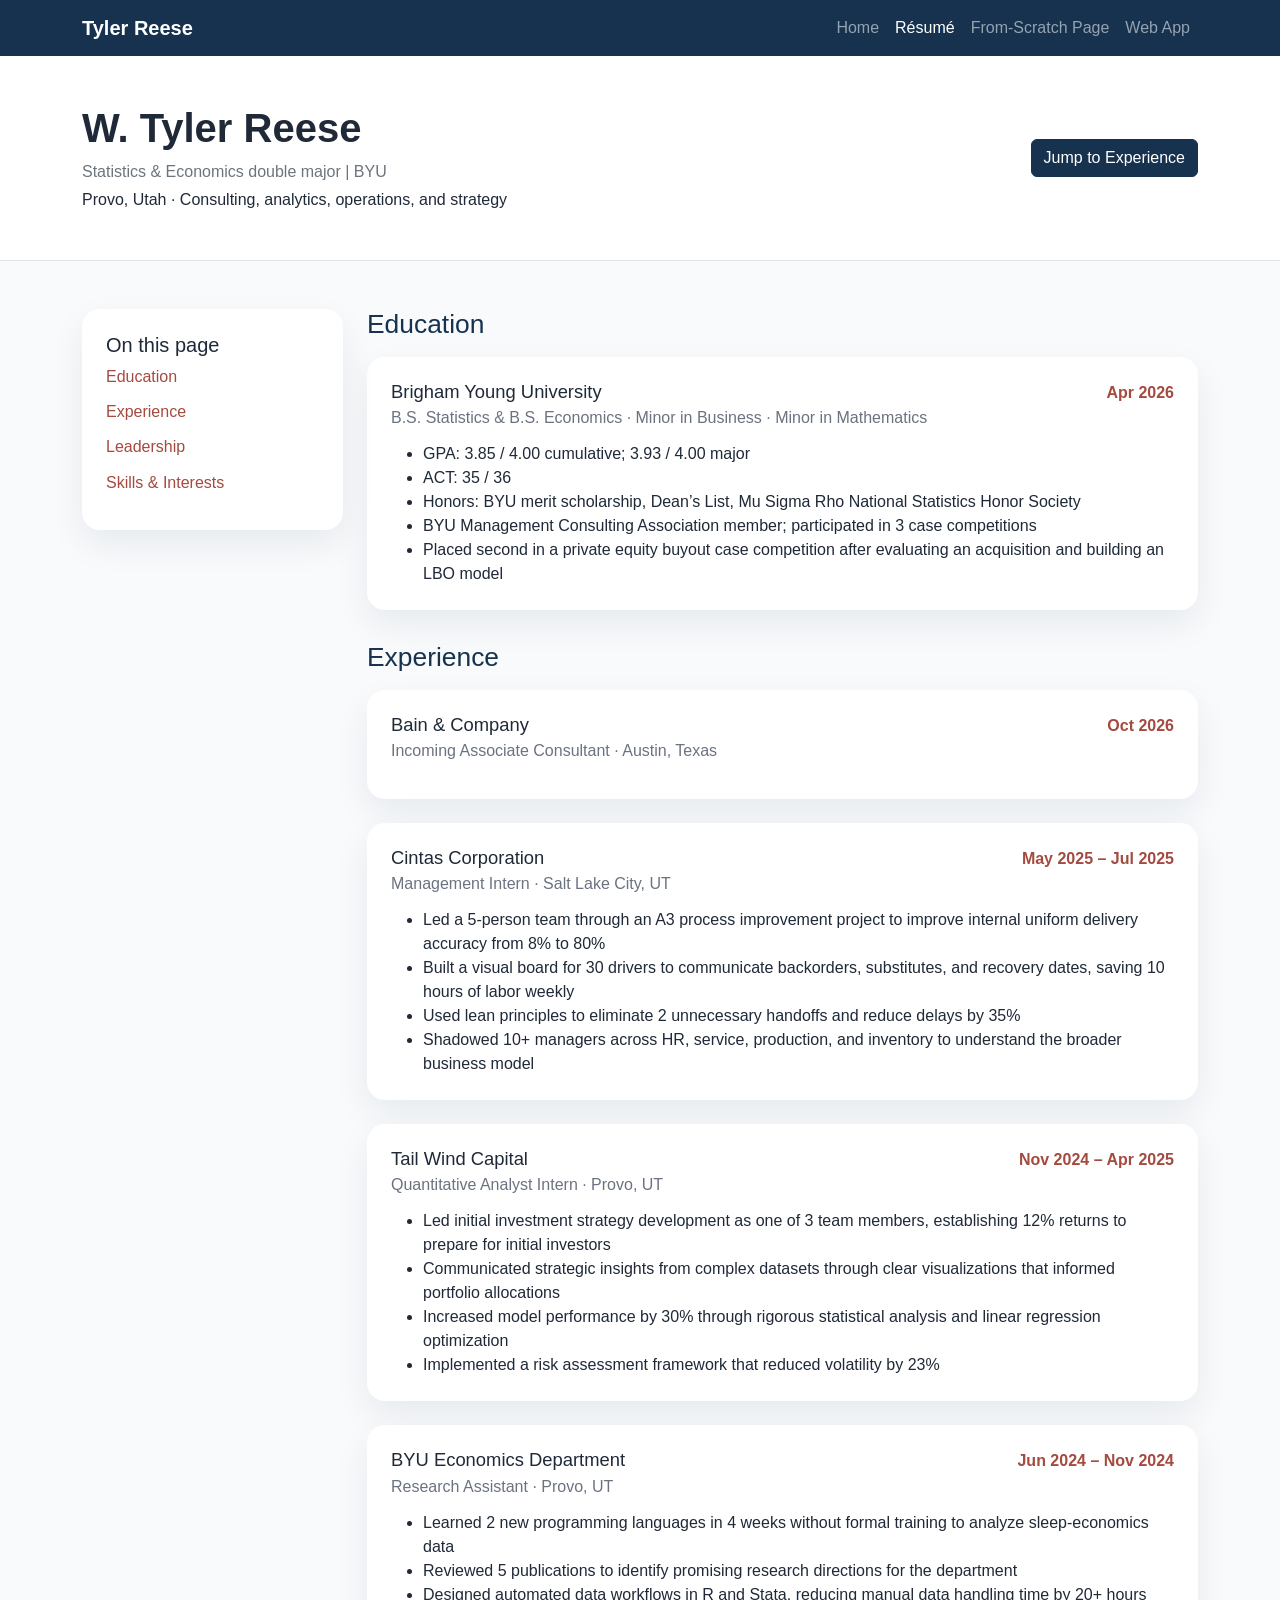
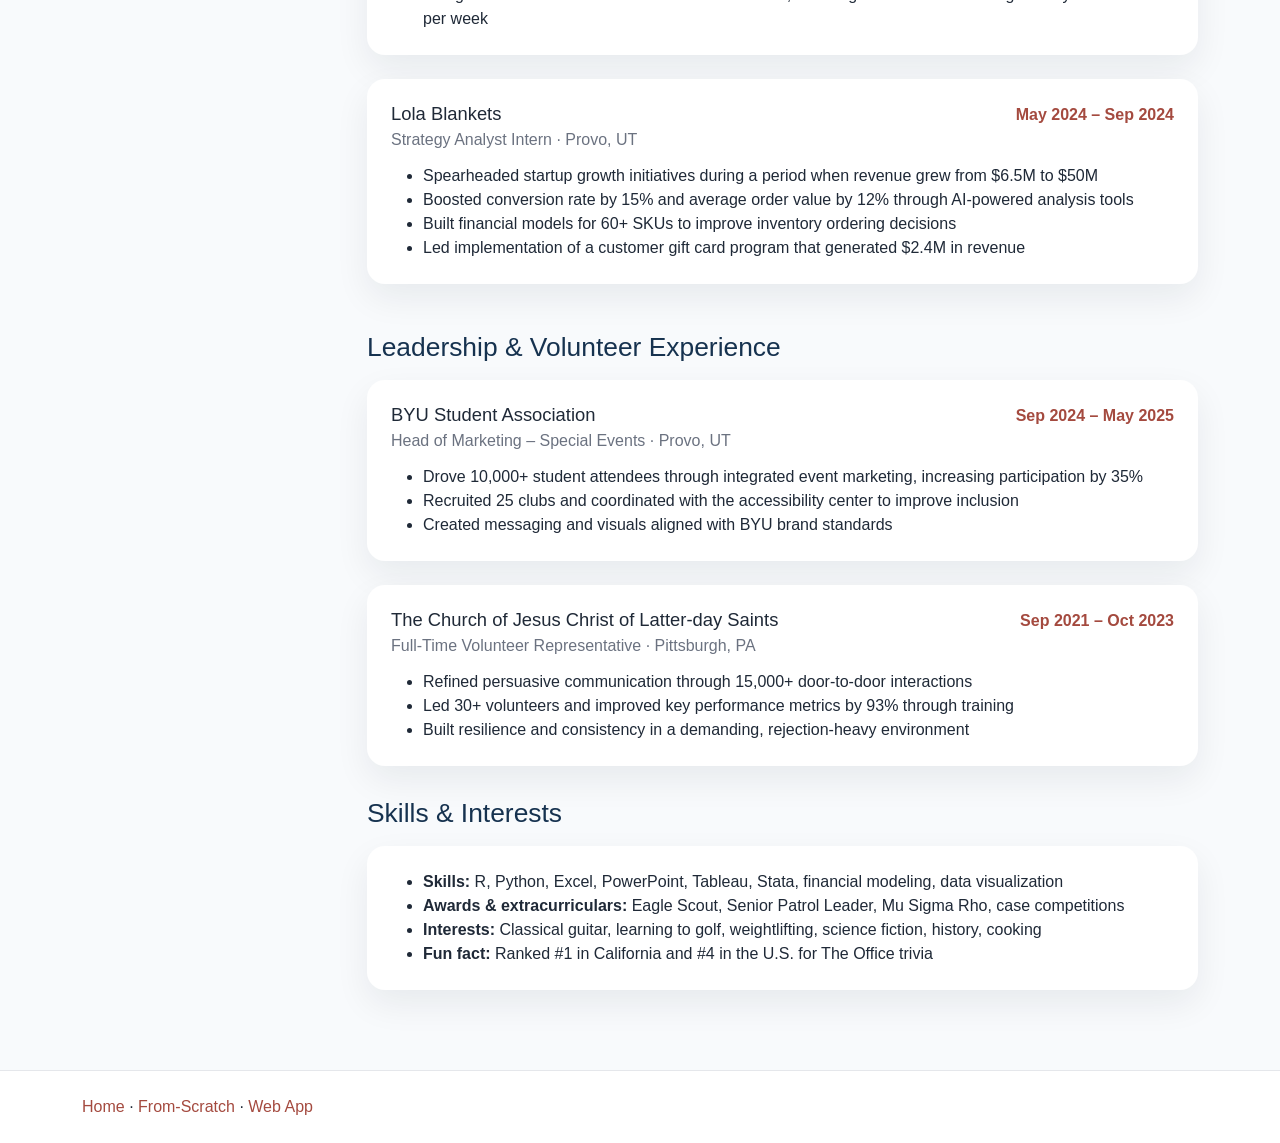
<file: html/resume.html>
<!DOCTYPE html>
<html lang="en">
<head>
  <meta charset="UTF-8">
  <meta name="viewport" content="width=device-width, initial-scale=1.0">
  <title>Tyler Reese | Résumé</title>
  <link href="https://cdn.jsdelivr.net/npm/bootstrap@5.3.3/dist/css/bootstrap.min.css" rel="stylesheet">
  <link rel="stylesheet" href="../css/main.css">
</head>
<body>
  <nav class="navbar navbar-expand-lg navbar-dark site-nav sticky-top">
    <div class="container">
      <a class="navbar-brand fw-semibold" href="index.html">Tyler Reese</a>
      <button class="navbar-toggler" type="button" data-bs-toggle="collapse" data-bs-target="#navMenu">
        <span class="navbar-toggler-icon"></span>
      </button>
      <div class="collapse navbar-collapse" id="navMenu">
        <ul class="navbar-nav ms-auto">
          <li class="nav-item"><a class="nav-link" href="index.html">Home</a></li>
          <li class="nav-item"><a class="nav-link active" href="resume.html">Résumé</a></li>
          <li class="nav-item"><a class="nav-link" href="scratch.html">From-Scratch Page</a></li>
          <li class="nav-item"><a class="nav-link" href="app.html">Web App</a></li>
        </ul>
      </div>
    </div>
  </nav>

  <header class="py-5 bg-white border-bottom">
    <div class="container">
      <div class="row align-items-center g-4">
        <div class="col-lg-8">
          <h1 class="fw-bold mb-2">W. Tyler Reese</h1>
          <p class="text-secondary mb-1">Statistics & Economics double major | BYU</p>
          <p class="mb-0">Provo, Utah · Consulting, analytics, operations, and strategy</p>
        </div>
        <div class="col-lg-4 text-lg-end">
          <a class="btn btn-primary" href="#experience">Jump to Experience</a>
        </div>
      </div>
    </div>
  </header>

  <main class="py-5">
    <div class="container">
      <div class="row g-4">
        <aside class="col-lg-3">
          <div class="toc-card sticky-lg-top">
            <h2 class="h5">On this page</h2>
            <a href="#education">Education</a>
            <a href="#experience">Experience</a>
            <a href="#leadership">Leadership</a>
            <a href="#skills">Skills & Interests</a>
          </div>
        </aside>

        <div class="col-lg-9">
          <section id="education" class="resume-section">
            <h2>Education</h2>
            <div class="resume-item mb-4">
              <div class="resume-header">
                <div>
                  <h3>Brigham Young University</h3>
                  <p class="resume-subtitle">B.S. Statistics & B.S. Economics · Minor in Business · Minor in Mathematics</p>
                </div>
                <div class="resume-date">Apr 2026</div>
              </div>
              <ul>
                <li>GPA: 3.85 / 4.00 cumulative; 3.93 / 4.00 major</li>
                <li>ACT: 35 / 36</li>
                <li>Honors: BYU merit scholarship, Dean’s List, Mu Sigma Rho National Statistics Honor Society</li>
                <li>BYU Management Consulting Association member; participated in 3 case competitions</li>
                <li>Placed second in a private equity buyout case competition after evaluating an acquisition and building an LBO model</li>
              </ul>
            </div>
          </section>

          <section id="experience" class="resume-section">
            <h2>Experience</h2>

            <div class="resume-item mb-4">
              <div class="resume-header">
                <div>
                  <h3>Bain &amp; Company</h3>
                  <p class="resume-subtitle">Incoming Associate Consultant · Austin, Texas</p>
                </div>
                <div class="resume-date">Oct 2026</div>
              </div>
            </div>

            <div class="resume-item mb-4">
              <div class="resume-header">
                <div>
                  <h3>Cintas Corporation</h3>
                  <p class="resume-subtitle">Management Intern · Salt Lake City, UT</p>
                </div>
                <div class="resume-date">May 2025 – Jul 2025</div>
              </div>
              <ul>
                <li>Led a 5-person team through an A3 process improvement project to improve internal uniform delivery accuracy from 8% to 80%</li>
                <li>Built a visual board for 30 drivers to communicate backorders, substitutes, and recovery dates, saving 10 hours of labor weekly</li>
                <li>Used lean principles to eliminate 2 unnecessary handoffs and reduce delays by 35%</li>
                <li>Shadowed 10+ managers across HR, service, production, and inventory to understand the broader business model</li>
              </ul>
            </div>

            <div class="resume-item mb-4">
              <div class="resume-header">
                <div>
                  <h3>Tail Wind Capital</h3>
                  <p class="resume-subtitle">Quantitative Analyst Intern · Provo, UT</p>
                </div>
                <div class="resume-date">Nov 2024 – Apr 2025</div>
              </div>
              <ul>
                <li>Led initial investment strategy development as one of 3 team members, establishing 12% returns to prepare for initial investors</li>
                <li>Communicated strategic insights from complex datasets through clear visualizations that informed portfolio allocations</li>
                <li>Increased model performance by 30% through rigorous statistical analysis and linear regression optimization</li>
                <li>Implemented a risk assessment framework that reduced volatility by 23%</li>
              </ul>
            </div>

            <div class="resume-item mb-4">
              <div class="resume-header">
                <div>
                  <h3>BYU Economics Department</h3>
                  <p class="resume-subtitle">Research Assistant · Provo, UT</p>
                </div>
                <div class="resume-date">Jun 2024 – Nov 2024</div>
              </div>
              <ul>
                <li>Learned 2 new programming languages in 4 weeks without formal training to analyze sleep-economics data</li>
                <li>Reviewed 5 publications to identify promising research directions for the department</li>
                <li>Designed automated data workflows in R and Stata, reducing manual data handling time by 20+ hours per week</li>
              </ul>
            </div>

            <div class="resume-item mb-4">
              <div class="resume-header">
                <div>
                  <h3>Lola Blankets</h3>
                  <p class="resume-subtitle">Strategy Analyst Intern · Provo, UT</p>
                </div>
                <div class="resume-date">May 2024 – Sep 2024</div>
              </div>
              <ul>
                <li>Spearheaded startup growth initiatives during a period when revenue grew from $6.5M to $50M</li>
                <li>Boosted conversion rate by 15% and average order value by 12% through AI-powered analysis tools</li>
                <li>Built financial models for 60+ SKUs to improve inventory ordering decisions</li>
                <li>Led implementation of a customer gift card program that generated $2.4M in revenue</li>
              </ul>
            </div>
          </section>

          <section id="leadership" class="resume-section pt-3">
            <h2>Leadership & Volunteer Experience</h2>

            <div class="resume-item mb-4">
              <div class="resume-header">
                <div>
                  <h3>BYU Student Association</h3>
                  <p class="resume-subtitle">Head of Marketing – Special Events · Provo, UT</p>
                </div>
                <div class="resume-date">Sep 2024 – May 2025</div>
              </div>
              <ul>
                <li>Drove 10,000+ student attendees through integrated event marketing, increasing participation by 35%</li>
                <li>Recruited 25 clubs and coordinated with the accessibility center to improve inclusion</li>
                <li>Created messaging and visuals aligned with BYU brand standards</li>
              </ul>
            </div>

            <div class="resume-item mb-4">
              <div class="resume-header">
                <div>
                  <h3>The Church of Jesus Christ of Latter-day Saints</h3>
                  <p class="resume-subtitle">Full-Time Volunteer Representative · Pittsburgh, PA</p>
                </div>
                <div class="resume-date">Sep 2021 – Oct 2023</div>
              </div>
              <ul>
                <li>Refined persuasive communication through 15,000+ door-to-door interactions</li>
                <li>Led 30+ volunteers and improved key performance metrics by 93% through training</li>
                <li>Built resilience and consistency in a demanding, rejection-heavy environment</li>
              </ul>
            </div>
          </section>

          <section id="skills" class="resume-section">
            <h2>Skills & Interests</h2>
            <div class="resume-item mb-4">
              <ul>
                <li><strong>Skills:</strong> R, Python, Excel, PowerPoint, Tableau, Stata, financial modeling, data visualization</li>
                <li><strong>Awards & extracurriculars:</strong> Eagle Scout, Senior Patrol Leader, Mu Sigma Rho, case competitions</li>
                <li><strong>Interests:</strong> Classical guitar, learning to golf, weightlifting, science fiction, history, cooking</li>
                <li><strong>Fun fact:</strong> Ranked #1 in California and #4 in the U.S. for The Office trivia</li>
              </ul>
            </div>
          </section>
        </div>
      </div>
    </div>
  </main>

  <footer class="site-footer py-4">
    <div class="container d-flex flex-column flex-md-row justify-content-between gap-2">
      <div>
        <a href="index.html">Home</a> ·
        <a href="scratch.html">From-Scratch</a> ·
        <a href="app.html">Web App</a>
      </div>
    </div>
  </footer>

  <script src="https://cdn.jsdelivr.net/npm/bootstrap@5.3.3/dist/js/bootstrap.bundle.min.js"></script>
</body>
</html>
</file>
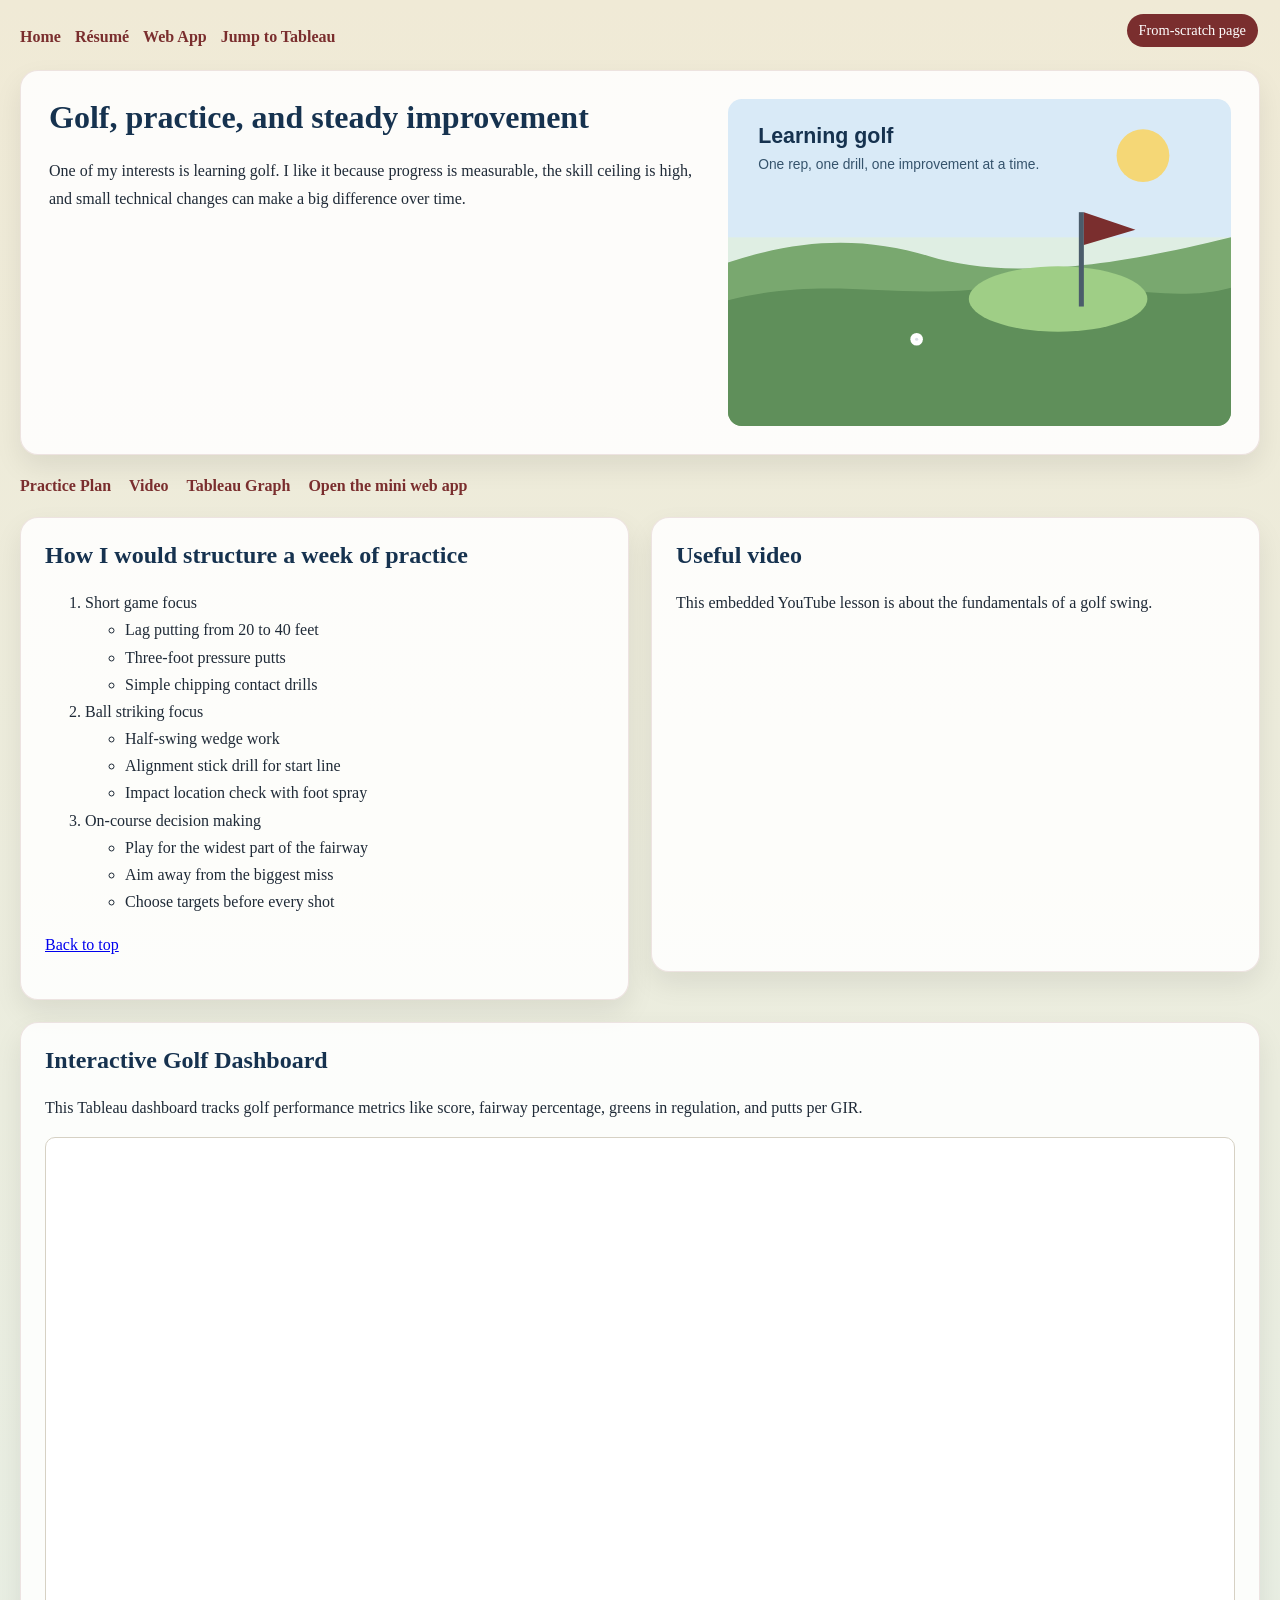
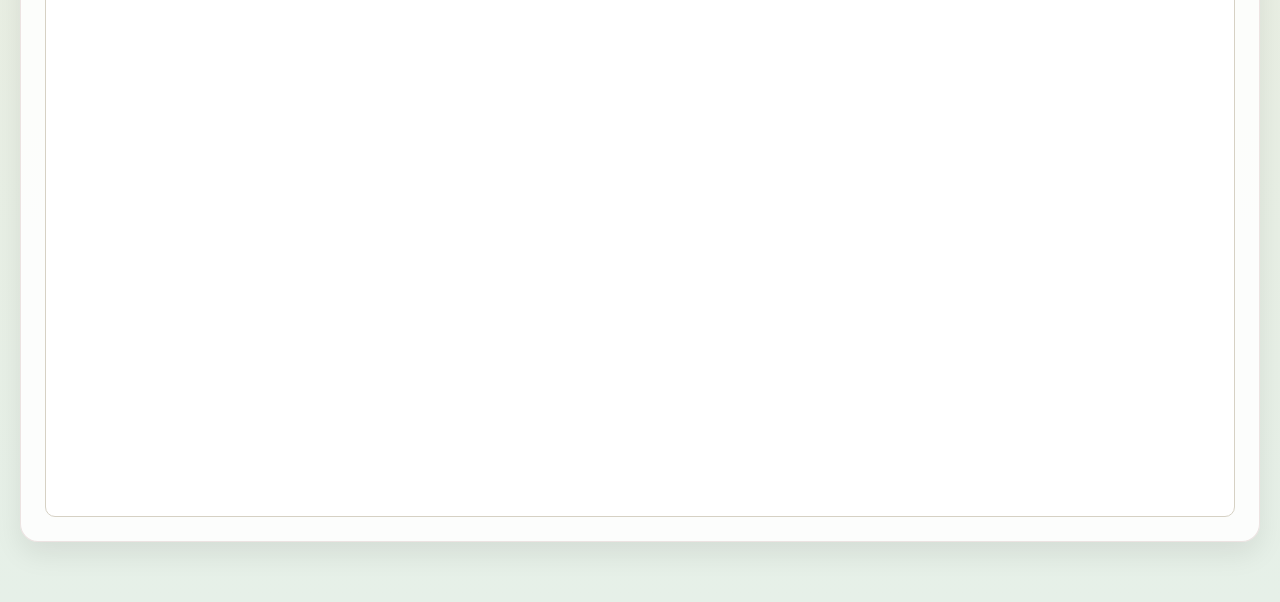
<file: html/scratch.html>
<!DOCTYPE html>
<html lang="en">
<head>
  <meta charset="UTF-8">
  <meta name="viewport" content="width=device-width, initial-scale=1.0">
  <title>Tyler Reese | Golf Progress Page</title>
  <link rel="stylesheet" href="../css/scratch.css">
  <script type="module" src="https://public.tableau.com/javascripts/api/tableau.embedding.3.latest.min.js"></script>
</head>
<body>
  <div class="scratch-shell" id="top">
    <div class="floating-note">From-scratch page</div>

    <div class="topbar">
      <a href="index.html">Home</a>
      <a href="resume.html">Résumé</a>
      <a href="app.html">Web App</a>
      <a href="#tableau">Jump to Tableau</a>
    </div>

    <div class="hero-box">
      <div class="hero-text">
        <h1>Golf, practice, and steady improvement</h1>
        <p>
          One of my interests is learning golf. I like it because progress is measurable, the skill ceiling is high,
          and small technical changes can make a big difference over time.
        </p>
      </div>
      <div class="hero-image">
        <img src="../images/golf-illustration.svg" alt="Illustrated golf scene">
      </div>
    </div>

    <div class="link-row">
      <a href="#practice-plan">Practice Plan</a>
      <a href="#video-section">Video</a>
      <a href="#tableau">Tableau Graph</a>
      <a href="app.html">Open the mini web app</a>
    </div>

    <div class="content-grid">
      <div class="card-box" id="practice-plan">
        <h2>How I would structure a week of practice</h2>
        <ol>
          <li>Short game focus
            <ul>
              <li>Lag putting from 20 to 40 feet</li>
              <li>Three-foot pressure putts</li>
              <li>Simple chipping contact drills</li>
            </ul>
          </li>
          <li>Ball striking focus
            <ul>
              <li>Half-swing wedge work</li>
              <li>Alignment stick drill for start line</li>
              <li>Impact location check with foot spray</li>
            </ul>
          </li>
          <li>On-course decision making
            <ul>
              <li>Play for the widest part of the fairway</li>
              <li>Aim away from the biggest miss</li>
              <li>Choose targets before every shot</li>
            </ul>
          </li>
        </ol>
        <p><a href="#top">Back to top</a></p>
      </div>

      <div class="card-box" id="video-section">
        <h2>Useful video</h2>
        <p>This embedded YouTube lesson is about the fundamentals of a golf swing.</p>
        <div class="video-wrapper">
          <iframe
            src="https://www.youtube.com/embed/me5gjIUe1Ks"
            title="How to Swing a Golf Club"
            allow="accelerometer; autoplay; clipboard-write; encrypted-media; gyroscope; picture-in-picture; web-share"
            allowfullscreen>
          </iframe>
        </div>
      </div>

      <section class="card-box scratch-section scratch-tableau-section wide-box" id="tableau">
        <h2>Interactive Golf Dashboard</h2>
        <p>
            This Tableau dashboard tracks golf performance metrics like score, fairway percentage,
            greens in regulation, and putts per GIR.
        </p>

        <div class="tableau-wrap">
            <tableau-viz
                id="tableauViz"
                src="https://public.tableau.com/views/GolfDashboard/GolfDash?:showVizHome=no"
                toolbar="bottom"
                hide-tabs>
            </tableau-viz>
        </div>
    </section>   
    </div>
  </div>
</body>
</html>
</file>
<file: css/main.css>
:root {
  --navy: #16324f;
  --accent: #a44a3f;
  --cream: #f6f2ea;
  --ink: #1f2937;
}

body {
  font-family: Arial, Helvetica, sans-serif;
  color: var(--ink);
  background-color: #f8fafc;
}

.site-nav {
  background-color: var(--navy);
}

.hero-section {
  background: linear-gradient(135deg, #f7f3ec 0%, #eef4f8 100%);
}

.eyebrow {
  text-transform: uppercase;
  letter-spacing: 0.14em;
  font-size: 0.82rem;
  color: var(--accent);
  font-weight: 700;
}

.profile-card,
.info-card,
.callout-card,
.toc-card,
.resume-item {
  background: white;
  border-radius: 18px;
  padding: 1.5rem;
  box-shadow: 0 14px 35px rgba(15, 23, 42, 0.07);
}

.info-card h2,
.callout-card h2,
.resume-section h2 {
  color: var(--navy);
}

.section-tint {
  background-color: var(--cream);
}

.feature-list li {
  margin-bottom: 0.8rem;
}

.site-footer {
  background-color: #ffffff;
  border-top: 1px solid #e5e7eb;
}

.site-footer a,
.toc-card a {
  color: var(--accent);
  text-decoration: none;
}

.toc-card a {
  display: block;
  margin-bottom: 0.7rem;
}

.resume-section {
  margin-bottom: 2rem;
}

.resume-section h2 {
  font-size: 1.65rem;
  margin-bottom: 1rem;
}

.resume-header {
  display: flex;
  justify-content: space-between;
  align-items: flex-start;
  gap: 1rem;
  margin-bottom: 0.75rem;
}

.resume-header h3 {
  margin: 0;
  font-size: 1.15rem;
}

.resume-subtitle {
  margin: 0.2rem 0 0;
  color: #6b7280;
}

.resume-date {
  white-space: nowrap;
  font-weight: 700;
  color: var(--accent);
}

.resume-item ul {
  margin-bottom: 0;
}

.btn-primary {
  background-color: var(--navy);
  border-color: var(--navy);
}

.btn-primary:hover,
.btn-primary:focus {
  background-color: #10263d;
  border-color: #10263d;
}

.btn-outline-dark {
  border-color: var(--navy);
  color: var(--navy);
}

@media (max-width: 768px) {
  .resume-header {
    flex-direction: column;
  }
}
</file>
<file: css/scratch.css>
*,
*::before,
*::after {
  box-sizing: border-box;
}

body {
  margin: 0;
  font-family: Georgia, "Times New Roman", serif;
  color: #1f2a37;
  background: linear-gradient(180deg, #f0ead6 0%, #e6f0e8 100%);
}

.scratch-shell {
  max-width: 1450px;
  margin: 0 auto;
  padding: 28px 20px 60px;
  position: relative;
}

.floating-note {
  position: absolute;
  top: 14px;
  right: 22px;
  background: #7a2e2e;
  color: white;
  padding: 8px 12px;
  border-radius: 999px;
  font-size: 0.9rem;
}

.topbar {
  display: flex;
  flex-wrap: wrap;
  gap: 14px;
  margin-bottom: 24px;
}

.topbar a,
.link-row a {
  color: #7a2e2e;
  text-decoration: none;
  font-weight: 700;
}

.topbar a:hover,
.link-row a:hover {
  text-decoration: underline;
}

.hero-box,
.card-box,
.scratch-tableau-section {
  background: rgba(255, 255, 255, 0.86);
  border: 1px solid rgba(122, 46, 46, 0.12);
  border-radius: 18px;
  box-shadow: 0 12px 28px rgba(0, 0, 0, 0.08);
}

.hero-box {
  display: grid;
  grid-template-columns: 1.3fr 1fr;
  gap: 24px;
  padding: 28px;
  margin-bottom: 22px;
}

.hero-text h1,
.card-box h2,
.scratch-tableau-section h2 {
  color: #16324f;
  margin-top: 0;
}

.hero-text p,
.card-box p,
.card-box li,
.scratch-tableau-section p {
  line-height: 1.7;
}

.hero-image img {
  width: 100%;
  display: block;
  border-radius: 14px;
}

.link-row {
  display: flex;
  flex-wrap: wrap;
  gap: 18px;
  margin: 8px 0 22px;
}

.content-grid {
  display: grid;
  grid-template-columns: repeat(2, minmax(0, 1fr));
  gap: 22px;
  align-items: start;
}

.card-box {
  padding: 24px;
}

.wide-box {
  grid-column: 1 / -1;
}

/* This is the key fix: make the Tableau section span both grid columns
   even without changing your HTML classes */
.content-grid > #tableau {
  grid-column: 1 / -1;
  width: auto;
  max-width: 100%;
}

.scratch-tableau-section {
  margin-top: 0;
  padding: 24px;
}

.tableau-wrap {
  width: 100%;
  max-width: none;
  margin: 0;
  overflow: visible;
}

#tableauViz,
tableau-viz {
  display: block;
  width: 100%;
  height: 980px;
  min-height: 980px;
  border: 1px solid #d6d1c4;
  border-radius: 10px;
  background-color: #ffffff;
}

.video-wrapper {
  position: relative;
  padding-bottom: 56.25%;
  height: 0;
  overflow: hidden;
  border-radius: 14px;
}

.video-wrapper iframe {
  position: absolute;
  top: 0;
  left: 0;
  width: 100%;
  height: 100%;
  border: 0;
}

@media (max-width: 1000px) {
  .hero-box,
  .content-grid {
    grid-template-columns: 1fr;
  }

  .content-grid > #tableau {
    grid-column: auto;
  }

  .floating-note {
    position: static;
    display: inline-block;
    margin-bottom: 18px;
  }

  #tableauViz,
  tableau-viz {
    height: 820px;
    min-height: 820px;
  }
}

@media (max-width: 700px) {
  .scratch-shell {
    padding: 20px 14px 40px;
  }

  .hero-box,
  .card-box,
  .scratch-tableau-section {
    padding: 18px;
  }

  #tableauViz,
  tableau-viz {
    height: 700px;
    min-height: 700px;
  }
}
</file>
